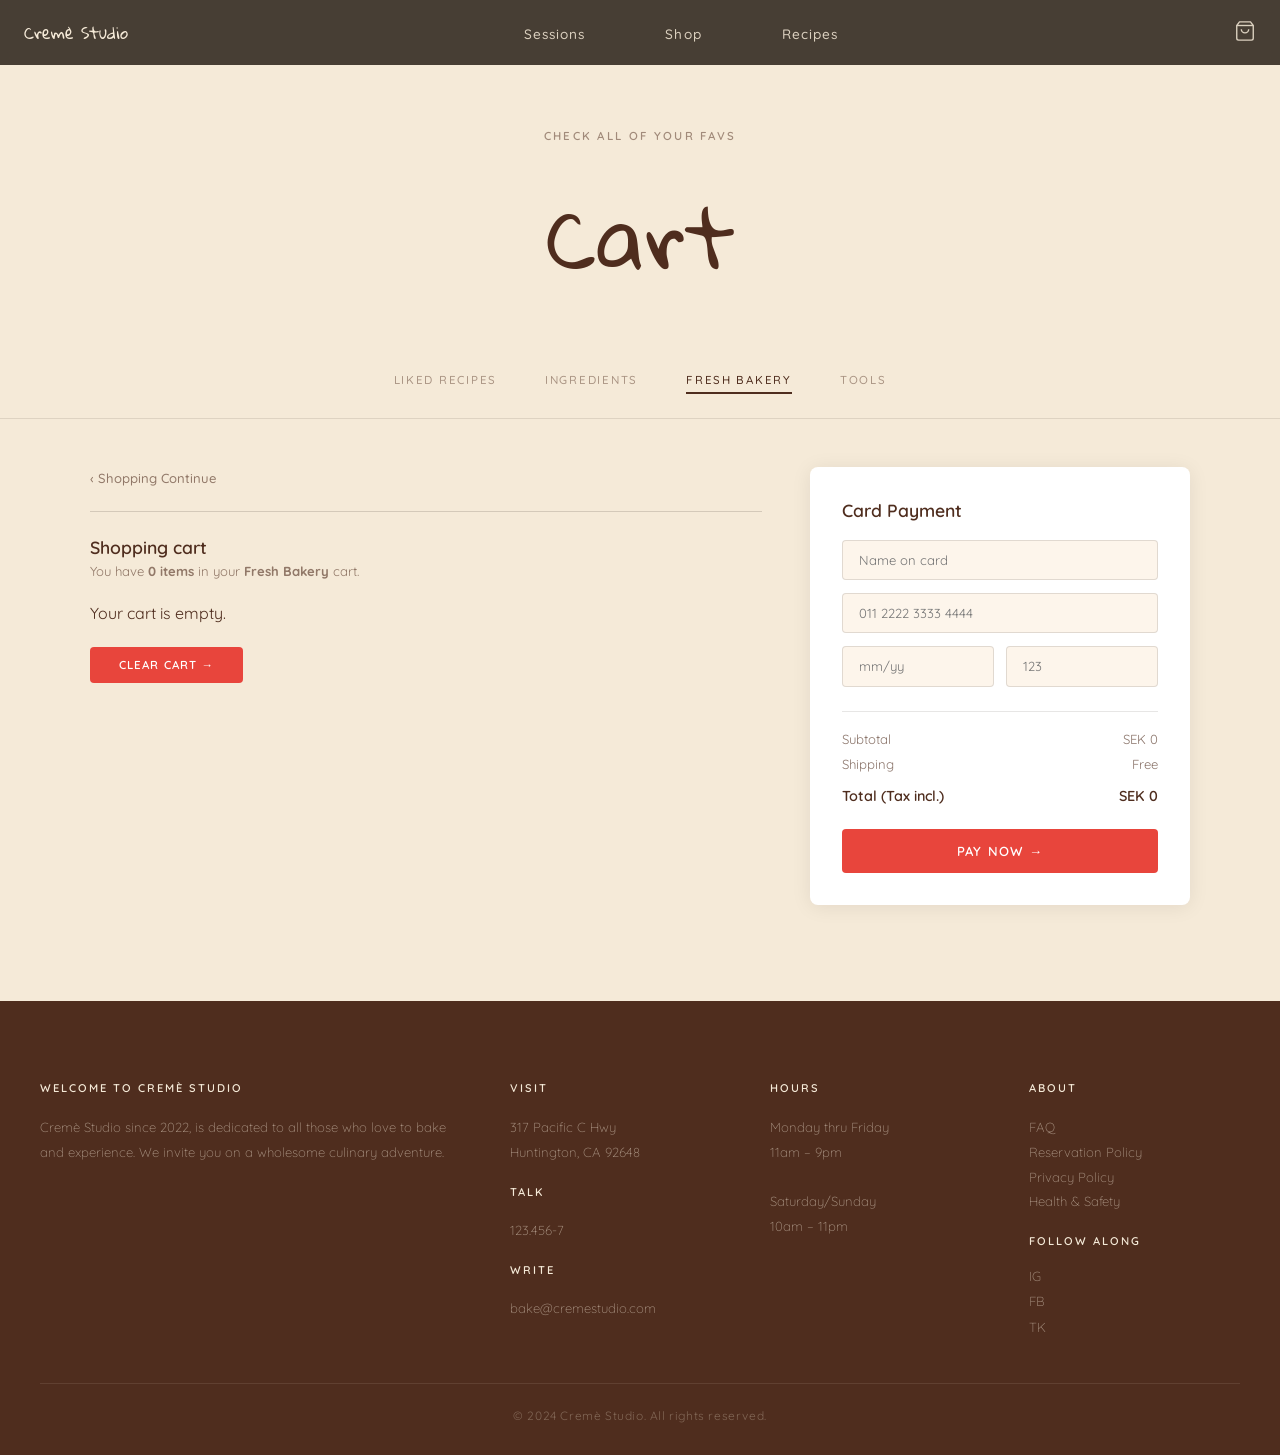
<file: cart.html>
<!DOCTYPE html>
<html lang="en">

<head>
  <meta charset="UTF-8" />
  <meta name="viewport" content="width=device-width, initial-scale=1.0" />

  <title>Cart — Cremè Studio</title>

  <link rel="preconnect" href="https://fonts.googleapis.com" />
  <link rel="preconnect" href="https://fonts.gstatic.com" crossorigin />

  <link href="https://fonts.googleapis.com/css2?family=Gloria+Hallelujah&family=Playfair+Display:ital,wght@0,400;1,400&family=Quicksand:wght@300;400;500;600&display=swap" rel="stylesheet" />

  <link rel="stylesheet" href="styles/main.css" />
  <link rel="stylesheet" href="styles/cart.css" />
</head>

<body>

  <!-- NAVBAR -->
  <nav class="navbar">

    <div class="navbar__logo">
      <a href="index.html">Cremè Studio</a>
    </div>

    <ul class="navbar__links">
      <li><a href="sessions.html">Sessions</a></li>
      <li><a href="shop.html">Shop</a></li>
      <li><a href="recipes.html">Recipes</a></li>
    </ul>

    <a href="cart.html" class="navbar__cart" aria-label="Cart">
      <!-- Cart icon : Claude.ai -->
      <svg width="22" height="22" viewBox="0 0 24 24" fill="none" stroke="currentColor" stroke-width="1.5">
        <path d="M6 2L3 6v14a2 2 0 002 2h14a2 2 0 002-2V6l-3-4z"></path>
        <line x1="3" y1="6" x2="21" y2="6"></line>
        <path d="M16 10a4 4 0 01-8 0"></path>
      </svg>
    </a>

  </nav>

  <!-- CART HERO -->
  <section class="cart-hero">
    <p class="cart-hero__label">Check all of your favs</p>
    <h1 class="cart-hero__title">Cart</h1>
  </section>

  <!-- CART TABS -->
  <div class="cart-tabs">
    <button class="cart-tab" data-tab="liked">Liked Recipes</button>
    <button class="cart-tab" data-tab="ingredients">Ingredients</button>
    <button class="cart-tab cart-tab--active" data-tab="bakery">Fresh Bakery</button>
    <button class="cart-tab" data-tab="tools">Tools</button>
  </div>

  <!-- CART CONTENT -->
  <main class="cart-main">

    <div class="cart-main__inner">

      <!-- LEFT: Shopping cart -->
      <div class="cart-left">

        <a href="shop.html" class="cart-back">&#8249; Shopping Continue</a>

        <hr class="cart-divider" />

        <h2 class="cart-title">Shopping cart</h2>

        <p class="cart-subtitle">
          You have <strong id="cartCount">0 items</strong> in your <strong>Fresh Bakery</strong> cart.
        </p>

        <!-- JS will add cart items here -->
        <div class="cart-items" id="cartItems"></div>

        <button class="cart-clear-btn">
          Clear Cart &#8594;
        </button>

      </div>

      <!-- RIGHT: Card Details -->
      <div class="cart-right">

        <div class="card-details">

          <h3 class="card-details__title">Card Payment</h3>

          <div class="card-details__form">

            <input type="text" placeholder="Name on card" class="card-input" />

            <input type="text" placeholder="011 2222 3333 4444" class="card-input" />

            <div class="card-details__row">
              <input type="text" placeholder="mm/yy" class="card-input" />
              <input type="text" placeholder="123" class="card-input" />
            </div>

          </div>

          <hr class="card-details__divider" />

          <div class="card-details__summary">

            <div class="card-details__row-text">
              <span>Subtotal</span>
              <span id="subtotal">SEK 0</span>
            </div>

            <div class="card-details__row-text">
              <span>Shipping</span>
              <span>Free</span>
            </div>

            <div class="card-details__row-text card-details__total">
              <span>Total (Tax incl.)</span>
              <span id="total">SEK 0</span>
            </div>

          </div>

          <button class="card-details__pay-btn">
            Pay Now &#8594;
          </button>

        </div>

      </div>

    </div>

  </main>

  <!-- FOOTER -->
  <footer class="footer">

    <div class="footer__grid">

      <div class="footer__col">
        <h4 class="footer__heading">Welcome to Cremè Studio</h4>

        <p class="footer__text">
          Cremè Studio since 2022, is dedicated to all those who love to bake and experience.
          We invite you on a wholesome culinary adventure.
        </p>
      </div>

      <div class="footer__col">
        <h4 class="footer__heading">Visit</h4>

        <p class="footer__text">
          317 Pacific C Hwy<br />
          Huntington, CA 92648
        </p>

        <br />

        <h4 class="footer__heading">Talk</h4>
        <p class="footer__text">123.456-7</p>

        <br />

        <h4 class="footer__heading">Write</h4>
        <p class="footer__text">bake@cremestudio.com</p>
      </div>

      <div class="footer__col">
        <h4 class="footer__heading">Hours</h4>

        <p class="footer__text">
          Monday thru Friday<br />
          11am – 9pm<br /><br />
          Saturday/Sunday<br />
          10am – 11pm
        </p>
      </div>

      <div class="footer__col">
        <h4 class="footer__heading">About</h4>

        <p class="footer__text">
          FAQ<br />
          Reservation Policy<br />
          Privacy Policy<br />
          Health & Safety
        </p>

        <br />

        <h4 class="footer__heading">Follow Along</h4>

        <div class="footer__social">
          <a href="#">IG</a>
          <a href="#">FB</a>
          <a href="#">TK</a>
        </div>
      </div>

    </div>

    <div class="footer__bottom">
      <p>© 2024 Cremè Studio. All rights reserved.</p>
    </div>

  </footer>

  <script src="js/cart.js"></script>

</body>
</html>
</file>
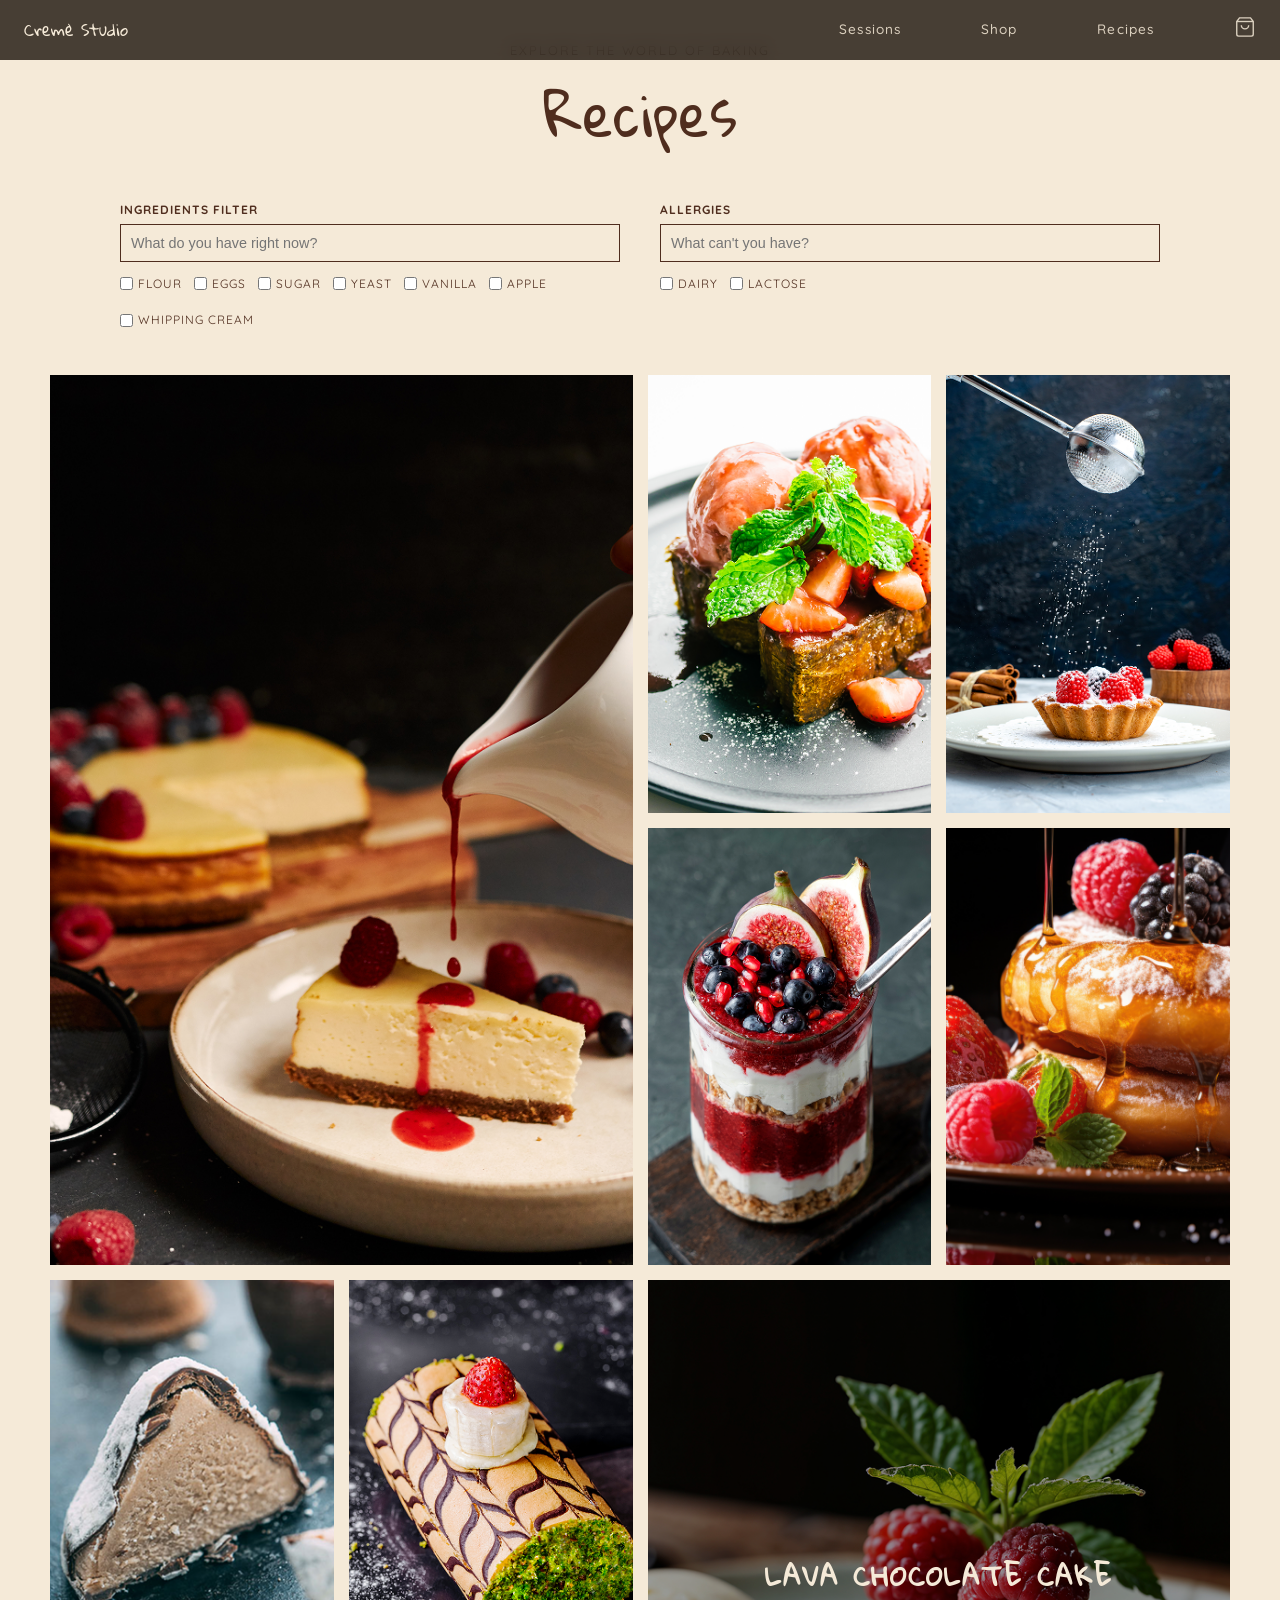
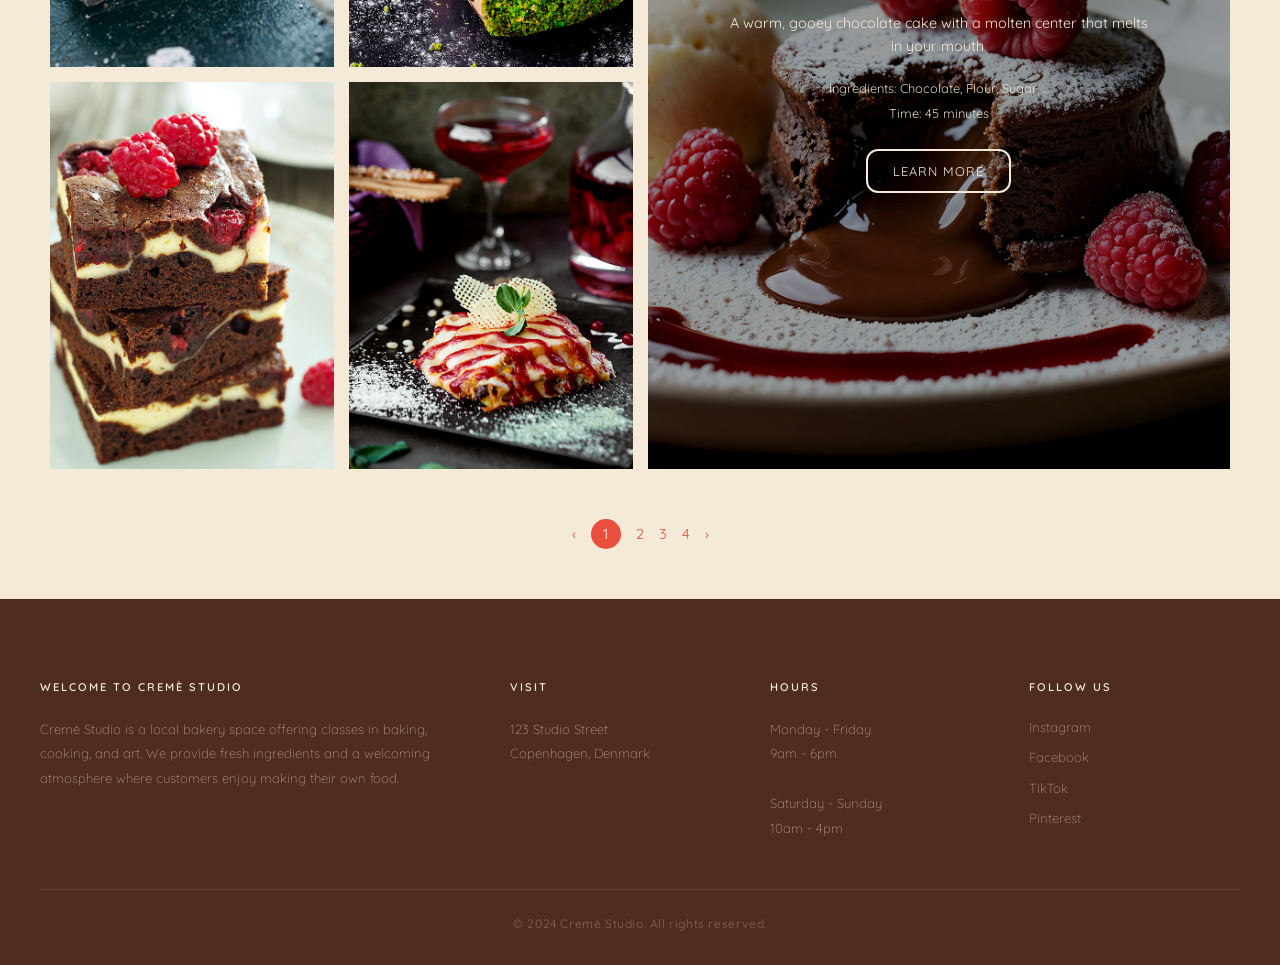
<file: recipes.html>
<!doctype html>
<html lang="en">
  <head>
    <meta charset="UTF-8" />
    <meta name="viewport" content="width=device-width, initial-scale=1.0" />
    <title>Recipes - Cremé Studio</title>
    <link rel="stylesheet" href="styles/main.css" />
    <link rel="stylesheet" href="styles/recipes.css" />
    <link rel="preconnect" href="https://fonts.googleapis.com" />
    <link rel="preconnect" href="https://fonts.gstatic.com" crossorigin />
    <link
      href="https://fonts.googleapis.com/css2?family=Gloria+Hallelujah&family=Quicksand:wght@300..700&display=swap"
      rel="stylesheet"
    />
  </head>

  <body>
    <header>
      <!-- Navigation Bar -->
      <nav class="navbar">
        <div class="navbar__logo">
          <a href="index.html">Cremè Studio</a>
        </div>

        <ul class="navbar__links">
          <li><a href="sessions.html">Sessions</a></li>
          <li><a href="shop.html">Shop</a></li>
          <li><a href="recipes.html">Recipes</a></li>

          <!-- Cart icon-->
          <a href="cart.html" class="navbar__cart" aria-label="Cart">
            <svg
              width="22"
              height="22"
              viewBox="0 0 24 24"
              fill="none"
              stroke="currentColor"
              stroke-width="1.5"
            >
              <path d="M6 2L3 6v14a2 2 0 002 2h14a2 2 0 002-2V6l-3-4z" />
              <line x1="3" y1="6" x2="21" y2="6" />
              <path d="M16 10a4 4 0 01-8 0" />
            </svg>
          </a>
        </ul>
      </nav>
    </header>

    <main>
      <section class="main-section">
        <p class="subtitle">EXPLORE THE WORLD OF BAKING</p>
        <h1 class="main-title">Recipes</h1>
      </section>

      <section class="filters-container">
        <div class="filter-group">
          <label for="ingredient-search">INGREDIENTS FILTER</label>
          <input
            type="text"
            id="ingredient-search"
            placeholder="What do you have right now?"
          />

          <div class="checkbox-group">
            <label
              ><input type="checkbox" name="ingredient" value="flour" />
              Flour</label
            >
            <label
              ><input type="checkbox" name="ingredient" value="eggs" />
              Eggs</label
            >
            <label
              ><input type="checkbox" name="ingredient" value="sugar" />
              Sugar</label
            >
            <label
              ><input type="checkbox" name="ingredient" value="yeast" />
              Yeast</label
            >
            <label
              ><input type="checkbox" name="ingredient" value="vanilla" />
              Vanilla</label
            >
            <label
              ><input type="checkbox" name="ingredient" value="apple" />
              Apple</label
            >
            <label
              ><input
                type="checkbox"
                name="ingredient"
                value="whipping-cream"
              />
              Whipping Cream</label
            >
          </div>
        </div>

        <div class="filter-group">
          <label for="allergy-search">ALLERGIES</label>
          <input
            type="text"
            id="allergy-search"
            placeholder="What can't you have?"
          />

          <div class="checkbox-group">
            <label
              ><input type="checkbox" name="allergy" value="dairy" />
              Dairy</label
            >
            <label
              ><input type="checkbox" name="allergy" value="lactose" />
              Lactose</label
            >
          </div>
        </div>
      </section>

      <section class="recipe-grid">
        <div class="recipe-card large-feature">
          <img
            src="./images/Cheesecake.png"
            alt="Cheesecake with berry syrup pouring"
          />
        </div>

        <div class="recipe-card">
          <img
            src="./images/Strawberry Dessert.png"
            alt="Cake with strawberries and mint."
          />
        </div>
        <div class="recipe-card">
          <img
            src="./images/Raspberry Tartlets.png"
            alt="Raspberry tart with powdered sugar."
          />
        </div>
        <div class="recipe-card">
          <img
            src="./images/Acai Bowl.png"
            alt="Berry Parfait with fresh berries."
          />
        </div>
        <div class="recipe-card">
          <img
            src="./images/Pancakes.png"
            alt="Pancakes with syrup and berries."
          />
        </div>
        <div class="recipe-card">
          <img
            src="./images/Ice Cream Cake.png"
            alt="Chocolate ice cream cake."
          />
        </div>
        <div class="recipe-card">
          <img
            src="./images/Swiss Roll.png"
            alt="Swiss roll with pistachio filling."
          />
        </div>

        <div class="recipe-card large-highlight text-overlay-card">
          <img src="./images/Lava Cake.png" alt="Gooey chocolate cake." />
          <div class="card-overlay">
            <h2>LAVA CHOCOLATE CAKE</h2>
            <p class="description">
              A warm, gooey chocolate cake with a molten center that melts in
              your mouth.
            </p>
            <p class="details">Ingredients: Chocolate, Flour, Sugar, ...</p>
            <p class="time">Time: 45 minutes</p>
            <a href="#" class="btn-learn-more">LEARN MORE</a>
          </div>
        </div>

        <div class="recipe-card">
          <img
            src="./images/Cheesecake Brownies.png"
            alt="Layered brownies with raspberries"
          />
        </div>
        <div class="recipe-card">
          <img src="./images/Cheese Tartlet.png" alt="Cheese tartlet with " />
        </div>
      </section>

      <div class="pagination">
        <a href="#" class="arrow">&lsaquo;</a>
        <a href="#" class="page-number active">1</a>
        <a href="#">2</a>
        <a href="#">3</a>
        <a href="#">4</a>
        <a href="#" class="arrow">&rsaquo;</a>
      </div>
    </main>

    <!-- Footer -->
    <footer class="footer">
      <div class="footer__grid">
        <div class="footer__col">
          <h4 class="footer__heading">Welcome to Cremè Studio</h4>
          <p class="footer__text">
            Cremè Studio is a local bakery space offering classes in baking,
            cooking, and art. We provide fresh ingredients and a welcoming
            atmosphere where customers enjoy making their own food.
          </p>
        </div>

        <div class="footer__col">
          <h4 class="footer__heading">Visit</h4>
          <p class="footer__text">
            123 Studio Street<br />
            Copenhagen, Denmark
          </p>
        </div>

        <div class="footer__col">
          <h4 class="footer__heading">Hours</h4>
          <p class="footer__text">
            Monday - Friday<br />
            9am - 6pm<br /><br />
            Saturday - Sunday<br />
            10am - 4pm
          </p>
        </div>

        <div class="footer__col">
          <h4 class="footer__heading">Follow us</h4>
          <div class="footer__social">
            <a href="#">Instagram</a>
            <a href="#">Facebook</a>
            <a href="#">TikTok</a>
            <a href="#">Pinterest</a>
          </div>
        </div>
      </div>

      <div class="footer__bottom">
        <p>© 2024 Cremè Studio. All rights reserved.</p>
      </div>
    </footer>
  </body>
</html>
</file>
<file: styles/main.css>
@import url('https://fonts.googleapis.com/css2?family=Gloria+Hallelujah&family=Quicksand:wght@300;400;500;600&display=swap');

/* ===== RESET ===== */
*, *::before, *::after {
  box-sizing: border-box;
  margin: 0;
  padding: 0;
}

/* ===== VARIABLES ===== */
:root {
  --color-dark:   #4F2D1E;
  --color-cream:  #f5ead8;
  --color-beige:  #F9E5C7;
  --color-white:  #fdfaf5;
  --color-red: #E94F3C; 
  --font-heading: 'Gloria Hallelujah', cursive;
  --font-body:    'Quicksand', sans-serif;
  --transition:   0.3s ease;
  --font-serif: 'Playfair Display', serif;

}

/* ===== BASE ===== */
body {
  font-family: var(--font-body);
  background: var(--color-white);
  color: var(--color-dark);
}

a {
  text-decoration: none;
  color: inherit;
}

/* ===== NAVBAR ===== */
.navbar {
  position: fixed;
  top: 0; left: 0; right: 0;
  z-index: 100;
  display: flex;
  align-items: center;
  justify-content: space-between;
  padding: 1rem 1.5rem;
  background-color: rgba(26, 16, 8, 0.88);
  opacity: 90%;
  backdrop-filter: blur(8px);
  transition: padding var(--transition), background-color var(--transition);
}

.navbar__logo a {
  font-family: var(--font-heading);
  font-size: 10 rem;
  font-weight: 400;
  color: var(--color-cream);
  
}

.navbar__links {
  display: flex;
  gap: 5rem;
  list-style: none;
}

.navbar__links a {
  font-family: var(--font-body);
  font-size: 0.85rem;
  font-weight: 500;
  letter-spacing: 0.08em;
  color: var(--color-cream);
  opacity: 0.85;
  margin-left: 8 rem; /* chỉnh số này tùy ý */
  align-items: right;
  transition: opacity var(--transition);
}

.navbar__links a:hover {
  opacity: 10;
}

.navbar__cart {
  background: none;
  border: none;
  cursor: pointer;
  color: var(--color-cream);
  opacity: 0.85;
  transition: opacity var(--transition);
}

.navbar__cart:hover {
  opacity: 10;
}

/* ===== HERO ===== */
.hero {
  position: relative;
  width: 100%;
  height: 100vh;
  display: flex;
  align-items: center;
  overflow: hidden;
}

.hero__bg {
  position: absolute;
  inset: 0;
  background-image: url('../images/Hero_Home_1.jpg'); /* ← tên ảnh của bạn */
  background-size: cover;
  background-position: center right;
  filter: brightness(0.75);
}

.hero__title--regular {
  font-family: var(--font-serif); /* đổi từ --font-heading sang --font-serif */
  font-size: clamp(2.5rem, 6vw, 5.5rem);
  font-weight: 400;
  font-kerning: auto;
  color: var(--color-white);
  line-height: 1.2;
}

.hero__title--italic {
  font-family: var(--font-serif); /* đổi từ --font-heading sang --font-serif */
  font-size: clamp(2.5rem, 6vw, 5.5rem);
  font-weight: 400;
  font-style: italic;
  color: var(--color-white);
  line-height: 1.2;
}

.hero::after {
  content: '';
  position: absolute;
  inset: 0;
  background: linear-gradient(
    to right,
    rgba(20, 10, 5, 0.65) 0%,
    rgba(20, 10, 5, 0.1) 70%
  );
}

.hero__content {
  position: relative;
  z-index: 1;
  padding: 0 5vw;
}

.hero__title {
  display: flex;
  flex-direction: column;
  gap: 0.2rem;
  margin-bottom: 2.5rem;
}

.hero__title--regular {
  font-family: var(--font-serif);
  font-size: clamp(2.5rem, 6vw, 5.5rem);
  font-weight: 400;
  font-kerning: 1000;
  color: var(--color-white);
  line-height: 1.2;
}

.hero__title--italic {
  font-family: var(--font-serif);
  font-size: clamp(2.5rem, 6vw, 5.5rem);
  font-weight: 400;
  font-style: italic;
  color: var(--color-white);
  line-height: 1.2;
}

.hero__buttons {
  display: flex;
  flex-direction: column;
  gap: 0.75rem;
  align-items: flex-start;
}

.hero__btn {
  display: inline-block;
  padding: 0.65rem 1.8rem;
  font-family: var(--font-body);
  font-size: 0.72rem;
  font-weight: 600;
  letter-spacing: 0.15em;
  text-transform: uppercase;
  color: var(--color-dark);
  background-color: var(--color-beige);
  border: 1px solid var(--color-beige);
  min-width: 200px;
  width: 280px;
  text-align: center;
  transition: background-color var(--transition), color var(--transition);
}

.hero__btn:hover {
  background-color: transparent;
  color: var(--color-beige);
}

/* ===== ABOUT ===== */
.about {
  display: grid;
  grid-template-columns: 1fr 1fr;
  min-height: 60vh;
}

.about__image {
  overflow: hidden;
  position: relative; /* thêm dòng này */
}

.about__overlay {
  position: absolute;
  inset: 0;
  background-color: rgba(245, 234, 216, 0.4);
  display: flex;
  align-items: center;
  justify-content: center;
  opacity: 0;
  transition: opacity var(--transition);
}

.about__overlay p {
  font-family: var(--font-serif);
  font-size: 1.5rem;
  font-weight: 400;
  color: var(--color-dark);
  text-align: center;
  padding: 1rem;
}

.about__image:hover .about__overlay {
  opacity: 2;
}

.about__image img {
  width: 100%;
  height: 100%;
  object-fit: cover;
}

.about__content {
  display: flex;
  flex-direction: column;
  justify-content: center;
  align-items: center;
  padding: 5rem 4rem;
  background-color: var(--color-white);
}

.about__label {
  font-family: var(--font-body);
  font-size: 1rem;
  font-weight: 600;
  letter-spacing: 0.2em;
  text-transform: uppercase;
  color: var(--color-dark);
  opacity: 0.5;
  margin-bottom: 1rem;
}

.about__title {
  font-family: var(--font-heading);
  font-size: 2.5rem;
  font-weight: 400;
  color: var(--color-dark);
  margin-bottom: 1.5rem;
}

.about__text {
  font-family: var(--font-body);
  font-size: 0.9rem;
  font-weight: 400;
  color: var(--color-dark);
  opacity: 0.75;
  line-height: 1.9;
  text-align: center;
}

/* ===== FEEDBACK ===== */
.feedback {
  background-color: var(--color-cream);
  padding: 6rem 2rem;
  text-align: center;
  overflow: hidden;
}

.feedback__quote {
  font-family: var(--font-body);
  font-size: clamp(1rem, 2vw, 1.3rem);
  font-style: regular;
  font-weight: 400;
  color: var(--color-dark);
  line-height: 1.9;
  margin-bottom: 2rem;
}

.feedback__author {
  font-family: var(--font-heading);
  font-size: 0.8rem;
  font-weight: 600;
  letter-spacing: 0.12em;
  text-transform: uppercase;
  color: var(--color-dark);
  opacity: 0.6;
}

/* ===== BAKE STUDIO ===== */
.bake-studio {
  position: relative;
  width: 100%;
  height: 80vh;
  display: flex;
  align-items: flex-end;
  justify-content: flex-end;
  overflow: hidden;
}

.bake-studio__bg {
  position: absolute;
  inset: 0;
  background-image: url('../images/BakeStudio_Home.jpg');
  background-size: cover;
  background-position: center;
  filter: brightness(0.6);
}

.bake-studio::after {
  content: '';
  position: absolute;
  inset: 0;
  background: linear-gradient(
    to left,
    rgba(10, 5, 2, 0.6) 0%,
    rgba(10, 5, 2, 0.1) 70%
  );
}

.bake-studio__content {
  position: relative;
  z-index: 1;
  text-align: right;
  padding: 3rem 4rem;
}

.bake-studio__title {
  font-family: var(--font-heading);
  font-size: clamp(2.5rem, 6vw, 5rem);
  font-weight: 400;
  color: var(--color-white);
  letter-spacing: 0.05em;
  margin-bottom: 1rem;
}

.bake-studio__sub {
  font-family: var(--font-body);
  font-size: 0.8rem;
  font-weight: 400;
  letter-spacing: 0.1em;
  text-transform: uppercase;
  color: var(--color-cream);
  opacity: 0.75;
  max-width: 350px;
  margin-left: auto;
  margin-bottom: 1.5rem;
  line-height: 1.8;
}

.bake-studio__btn {
  align-items: left;
  display: inline-block;
  padding: 0.65rem 2rem;
  font-family: var(--font-body);
  font-size: 0.72rem;
  font-weight: 600;
  letter-spacing: 0.15em;
  text-transform: uppercase;
  color: var(--color-dark);
  background-color: var(--color-beige);
  border: 1px solid var(--color-beige);
  transition: background-color var(--transition), color var(--transition);
}

.bake-studio__btn:hover {
  background-color: transparent;
  color: var(--color-beige);
}



/* ===== FOOTER ===== */
.footer {
  background-color: var(--color-dark);
  padding: 5rem 2.5rem 2rem;
}

.footer__grid {
  max-width: 1200px;
  margin: 0 auto;
  display: grid;
  grid-template-columns: 2fr 1fr 1fr 1fr;
  gap: 3rem;
  padding-bottom: 3rem;
  border-bottom: 1px solid rgba(245, 234, 216, 0.1);
}

.footer__heading {
  font-family: var(--font-body);
  font-size: 0.7rem;
  font-weight: 600;
  letter-spacing: 0.18em;
  text-transform: uppercase;
  color: var(--color-cream);
  margin-bottom: 1.2rem;
}

.footer__text {
  font-family: var(--font-body);
  font-size: 0.82rem;
  font-weight: 300;
  color: rgba(245, 234, 216, 0.55);
  line-height: 1.9;
}

.footer__social {
  display: flex;
  flex-direction: column;
  gap: 0.6rem;
}

.footer__social a {
  font-family: var(--font-body);
  font-size: 0.82rem;
  font-weight: 300;
  color: rgba(245, 234, 216, 0.55);
  transition: color var(--transition);
}

.footer__social a:hover {
  color: var(--color-cream);
}

.footer__bottom {
  max-width: 1200px;
  margin: 0 auto;
  padding-top: 1.5rem;
  text-align: center;
}

.footer__bottom p {
  font-family: var(--font-body);
  font-size: 0.75rem;
  color: rgba(245, 234, 216, 0.3);
  letter-spacing: 0.05em;
}

/* ===== SESSIONS & CAFE ===== */
.sessions-cafe {
  background-color: var(--color-dark);
  padding: 0;
}

.sessions-cafe__grid {
  display: grid;
  grid-template-columns: 1fr 0.6fr 1fr;
  height: 70vh;
}

.sessions-cafe__img {
  position: relative;
  overflow: hidden;
}

.sessions-cafe__img img {
  width: 100%;
  height: 100%;
  object-fit: cover;
  transition: transform 0.5s ease;
}

.sessions-cafe__img:hover img {
  transform: scale(1.04);
}

.sessions-cafe__img-label {
  position: absolute;
  bottom: 1.5rem;
  left: 0;
  right: 0;
  text-align: center; /* căn giữa */
  color: var(--color-cream);
}

.sessions-cafe__img--right .sessions-cafe__img-label {
  left: 0;
  right: 0;
  text-align: center; /* căn giữa */
}

.sessions-cafe__img-label p {
  font-family: var(--font-heading);
  font-size: 1.1rem; /* to hơn */
  font-weight: 600;
  letter-spacing: 0.05em;
  margin-bottom: 0.6rem;
}

.sessions-cafe__img-label a {
  font-family: var(--font-body);
  font-size: 0.75rem; /* to hơn chút */
  font-weight: 600;
  letter-spacing: 0.15em;
  text-transform: uppercase;
  color: var(--color-cream);
  border-bottom: 1px solid var(--color-cream);
  padding-bottom: 2px;
  transition: opacity var(--transition);
}

/* Card giữa */
.sessions-cafe__card {
  background-color: #3d2010;
  display: flex;
  flex-direction: column;
  justify-content: center;
  align-items: center;
  text-align: center;
  padding: 2.5rem 2rem;
  gap: 1rem;
}

.sessions-cafe__card-label {
  font-family: var(--font-body);
  font-size: 0.68rem;
  font-weight: 600;
  letter-spacing: 0.2em;
  text-transform: uppercase;
  color: var(--color-cream);
  opacity: 0.6;
  margin-bottom: 1rem;
}

.sessions-cafe__hours p {
  font-family: var(--font-body);
  font-size: 0.8rem;
  color: var(--color-cream);
  opacity: 0.7;
  line-height: 1.6;
}

.sessions-cafe__time {
  font-family: var(--font-serif);
  font-size: 1.1rem !important;
  opacity: 1 !important;
  color: var(--color-cream) !important;
  font-style: regular;
}

/* ===== GALLERY ===== */
.gallery {
  background-color: var(--color-dark);
  padding: 1rem;
}

.gallery__grid {
  display: grid;
  grid-template-columns: repeat(3, 1fr);
  grid-template-rows: repeat(2, 280px);
  gap: 0.5rem;
}

.gallery__item {
  overflow: hidden;
}

.gallery__item img {
  width: 100%;
  height: 100%;
  object-fit: cover;
  transition: transform 0.5s ease;
}

.gallery__item:hover img {
  transform: scale(1.05);
}

.gallery__item--tall {
  grid-row: span 2;
}

.gallery__item--wide {
  grid-column: span 2;
}

/* Gallery overlay */
.gallery__item {
  overflow: hidden;
  position: relative;
}

.gallery__overlay {
  position: absolute;
  bottom: 0;
  left: 0;
  right: 0;
  height: 50%;
  background: rgba(26, 16, 8, 0.82);
  display: flex;
  flex-direction: column;
  justify-content: center;
  padding: 1.5rem;
  gap: 0.5rem;

  /* Animation trồi từ dưới lên */
  transform: translateY(100%);
  transition: transform 0.45s ease;
}

.gallery__item:hover .gallery__overlay {
  transform: translateY(0);
}

.gallery__dish {
  font-family: var(--font-serif);
  font-size: 1rem;
  font-weight: 400;
  font-style: regular;
  color: var(--color-cream);
}

.gallery__meta {
  font-family: var(--font-body);
  font-size: 0.72rem;
  font-weight: 500;
  letter-spacing: 0.08em;
  color: var(--color-cream);
  opacity: 0.65;
}

.gallery__desc {
  font-family: var(--font-body);
  font-size: 0.75rem;
  font-weight: 300;
  color: var(--color-cream);
  opacity: 0.8;
  line-height: 1.6;
}

.gallery__btn {
  display: inline-block;
  margin-top: 0.3rem;
  padding: 0.45rem 1.2rem;
  font-family: var(--font-body);
  font-size: 0.65rem;
  font-weight: 600;
  letter-spacing: 0.15em;
  text-transform: uppercase;
  color: var(--color-dark);
  background-color: var(--color-beige);
  border: 1px solid var(--color-beige);
  width: fit-content;
  transition: background var(--transition), color var(--transition);
}

.gallery__btn:hover {
  background: transparent;
  color: var(--color-beige);
}

/* ===== RESPONSIVE: TABLET ===== */
@media (max-width: 1024px) {
  .navbar__links {
    gap: 2rem;
  }

  .about {
    grid-template-columns: 1fr;
  }

  .sessions-cafe__grid {
    grid-template-columns: 1fr;
    height: auto;
  }

  .gallery__grid {
    grid-template-columns: repeat(2, 1fr);
  }

  .footer__grid {
    grid-template-columns: 1fr 1fr;
  }
}

/* ===== RESPONSIVE: MOBILE ===== */
@media (max-width: 768px) {
  .navbar {
    padding: 0.8rem 1rem;
  }

  .navbar__links {
    gap: 1rem;
    font-size: 0.75rem;
  }

  .hero__content {
    padding: 0 1.5rem;
  }

  .hero__btn {
    width: 100%;
    min-width: unset;
  }

  .about__content {
    padding: 3rem 1.5rem;
  }

  .gallery__grid {
    grid-template-columns: 1fr;
    grid-template-rows: auto;
  }

  .gallery__item,
  .gallery__item--tall,
  .gallery__item--wide {
    grid-column: auto;
    grid-row: auto;
    height: 260px;
  }

  .footer__grid {
    grid-template-columns: 1fr;
  }
}

/* ===== RESPONSIVE: SMALL MOBILE ===== */
@media (max-width: 480px) {
  .navbar__links {
    display: none;
  }

  .hero {
    height: 85vh;
  }

  .hero__title--regular,
  .hero__title--italic {
    font-size: 2.4rem;
  }

  .bake-studio__content {
    padding: 2rem 1.5rem;
    text-align: left;
  }

  .bake-studio__sub {
    margin-left: 0;
  }

  .sessions-cafe__card {
    padding: 2rem 1.2rem;
  }
}
</file>
<file: styles/cart.css>
/* ===== CART PAGE ===== */
body {
  background-color: var(--color-cream);
}

/* ===== HERO ===== */
.cart-hero {
  padding: 8rem 2rem 2rem;
  text-align: center;
  background-color: var(--color-cream);
}

.cart-hero__label {
  font-family: var(--font-body);
  font-size: 0.72rem;
  font-weight: 600;
  letter-spacing: 0.2em;
  text-transform: uppercase;
  color: var(--color-dark);
  opacity: 0.5;
  margin-bottom: 0.8rem;
}

.cart-hero__title {
  font-family: var(--font-heading);
  font-size: clamp(3rem, 7vw, 5rem);
  font-weight: 400;
  color: var(--color-dark);
}

/* ===== TABS ===== */
.cart-tabs {
  display: flex;
  justify-content: center;
  gap: 3rem;
  padding: 1.5rem 2rem;
  background-color: var(--color-cream);
  border-bottom: 1px solid rgba(26, 16, 8, 0.1);
}

.cart-tab {
  font-family: var(--font-body);
  font-size: 0.72rem;
  font-weight: 500;
  letter-spacing: 0.15em;
  text-transform: uppercase;
  color: var(--color-dark);
  opacity: 0.45;
  background: none;
  border: none;
  border-bottom: 2px solid transparent;
  cursor: pointer;
  padding-bottom: 0.3rem;
  transition: opacity var(--transition);
}

.cart-tab:hover {
  opacity: 0.8;
}

.cart-tab--active {
  opacity: 1;
  border-bottom: 2px solid var(--color-dark);
}

/* ===== MAIN LAYOUT ===== */
.cart-main {
  background-color: var(--color-cream);
  padding: 3rem 2rem 6rem;
}

.cart-main__inner {
  max-width: 1100px;
  margin: 0 auto;
  display: grid;
  grid-template-columns: 1fr 380px;
  gap: 3rem;
  align-items: start;
}

/* ===== LEFT SIDE ===== */
.cart-back {
  display: inline-block;
  font-family: var(--font-body);
  font-size: 0.82rem;
  font-weight: 500;
  color: var(--color-dark);
  opacity: 0.6;
  margin-bottom: 0.8rem;
  transition: opacity var(--transition);
}

.cart-back:hover {
  opacity: 1;
}

.cart-divider {
  border: none;
  border-top: 1px solid rgba(26, 16, 8, 0.15);
  margin: 0.8rem 0 1.5rem;
}

.cart-title {
  font-family: var(--font-body);
  font-size: 1.1rem;
  font-weight: 600;
  color: var(--color-dark);
  margin-bottom: 0.3rem;
}

.cart-subtitle {
  font-family: var(--font-body);
  font-size: 0.82rem;
  color: var(--color-dark);
  opacity: 0.6;
  margin-bottom: 1.5rem;
}

/* ===== CART ITEMS ===== */
.cart-items {
  display: flex;
  flex-direction: column;
  gap: 0.8rem;
}

.cart-item {
  display: flex;
  align-items: center;
  gap: 1rem;
  background: rgba(255, 255, 255, 0.6);
  padding: 1rem 1.2rem;
  border-radius: 4px;
  transition: opacity 0.3s ease;
}

.cart-item__img {
  width: 60px;
  height: 60px;
  background: var(--color-beige);
  flex-shrink: 0;
  overflow: hidden;
  border-radius: 2px;
}

.cart-item__img img {
  width: 100%;
  height: 100%;
  object-fit: cover;
}

.cart-item__info {
  flex: 1;
}

.cart-item__name {
  font-family: var(--font-body);
  font-size: 0.9rem;
  font-weight: 600;
  color: var(--color-dark);
  margin-bottom: 0.2rem;
}

.cart-item__desc {
  font-family: var(--font-body);
  font-size: 0.78rem;
  color: var(--color-dark);
  opacity: 0.55;
}

/* Quantity */
.cart-item__qty {
  display: flex;
  flex-direction: column;
  align-items: center;
  gap: 0;
}

.qty-btn {
  background: none;
  border: none;
  cursor: pointer;
  font-size: 1.1rem;
  color: var(--color-dark);
  opacity: 0.4;
  line-height: 1;
  transition: opacity var(--transition);
  padding: 0;
}

.qty-btn:hover {
  opacity: 1;
}

.qty-value {
  font-family: var(--font-body);
  font-size: 0.9rem;
  font-weight: 600;
  color: var(--color-dark);
  min-width: 20px;
  text-align: center;
}

/* Price */
.cart-item__price {
  font-family: var(--font-body);
  font-size: 0.9rem;
  font-weight: 600;
  color: var(--color-dark);
  min-width: 70px;
  text-align: right;
}

/* Delete */
.cart-item__delete {
  background: none;
  border: none;
  cursor: pointer;
  color: var(--color-dark);
  opacity: 0.3;
  transition: opacity var(--transition);
  padding: 0.2rem;
}

.cart-item__delete:hover {
  opacity: 0.8;
}

/* Clear cart */
.cart-clear-btn {
  margin-top: 1.5rem;
  padding: 0.65rem 1.8rem;
  font-family: var(--font-body);
  font-size: 0.72rem;
  font-weight: 600;
  letter-spacing: 0.1em;
  text-transform: uppercase;
  color: #fff;
  background-color: #E8453C;
  border: none;
  border-radius: 4px;
  cursor: pointer;
  transition: background var(--transition);
}

.cart-clear-btn:hover {
  background-color: #c73b33;
}

/* ===== RIGHT SIDE — CARD DETAILS ===== */
.card-details {
  background: #fff;
  padding: 2rem;
  border-radius: 8px;
  box-shadow: 0 2px 20px rgba(26, 16, 8, 0.08);
}

.card-details__title {
  font-family: var(--font-body);
  font-size: 1.1rem;
  font-weight: 600;
  color: var(--color-dark);
  margin-bottom: 1.2rem;
}

.card-details__label {
  font-family: var(--font-body);
  font-size: 0.75rem;
  color: var(--color-dark);
  opacity: 0.55;
  margin-bottom: 0.6rem;
}

.card-details__types {
  display: flex;
  gap: 0.8rem;
  align-items: center;
  margin-bottom: 1.5rem;
}

.card-details__types img {
  height: 28px;
  width: auto;
  object-fit: contain;
}

/* Form */
.card-details__form {
  display: flex;
  flex-direction: column;
  gap: 0.8rem;
  margin-bottom: 1.5rem;
}

.card-input {
  width: 100%;
  padding: 0.7rem 1rem;
  font-family: var(--font-body);
  font-size: 0.82rem;
  color: var(--color-dark);
  background-color: #fdf5eb;
  border: 1px solid rgba(26, 16, 8, 0.12);
  border-radius: 4px;
  outline: none;
  transition: border-color var(--transition);
}

.card-input:focus {
  border-color: #E8453C;
}

.card-details__row {
  display: grid;
  grid-template-columns: 1fr 1fr;
  gap: 0.8rem;
}

.card-details__divider {
  border: none;
  border-top: 1px solid rgba(26, 16, 8, 0.1);
  margin: 1.2rem 0;
}

/* Summary */
.card-details__summary {
  display: flex;
  flex-direction: column;
  gap: 0.6rem;
  margin-bottom: 1.5rem;
}

.card-details__row-text {
  display: flex;
  justify-content: space-between;
  font-family: var(--font-body);
  font-size: 0.82rem;
  color: var(--color-dark);
  opacity: 0.65;
}

.card-details__total {
  opacity: 1;
  font-weight: 600;
  font-size: 0.9rem;
  margin-top: 0.3rem;
}

/* Pay button */
.card-details__pay-btn {
  width: 100%;
  padding: 0.9rem;
  font-family: var(--font-body);
  font-size: 0.82rem;
  font-weight: 600;
  letter-spacing: 0.1em;
  text-transform: uppercase;
  color: #fff;
  background-color: #E8453C;
  border: none;
  border-radius: 4px;
  cursor: pointer;
  transition: background var(--transition);
}

.card-details__pay-btn:hover {
  background-color: #c73b33;
}

/* ===== RESPONSIVE: CART - LAPTOP ===== */
@media (max-width: 1200px) {
  .cart-main__inner {
    max-width: 960px;
    grid-template-columns: 1fr 340px;
    gap: 2rem;
  }
}

/* ===== RESPONSIVE: CART - TABLET ===== */
@media (max-width: 900px) {
  .cart-main__inner {
    grid-template-columns: 1fr;
  }

  .card-details {
    max-width: 100%;
  }

  .cart-tabs {
    gap: 1.5rem;
    flex-wrap: wrap;
  }

  .cart-main {
    padding: 2.5rem 1.5rem 5rem;
  }
}

/* ===== RESPONSIVE: CART - MOBILE ===== */
@media (max-width: 600px) {
  .cart-hero {
    padding: 6.5rem 1rem 1.5rem;
  }

  .cart-tabs {
    gap: 1rem;
    padding: 1rem;
  }

  .cart-tab {
    font-size: 0.65rem;
  }

  .cart-main {
    padding: 2rem 1rem 4rem;
  }

  .cart-item {
    align-items: flex-start;
    flex-wrap: wrap;
    gap: 0.8rem;
    padding: 1rem;
  }

  .cart-item__info {
    flex: 1 1 calc(100% - 80px);
  }

  .cart-item__qty {
    flex-direction: row;
    gap: 0.7rem;
    order: 3;
  }

  .cart-item__price {
    min-width: auto;
    text-align: left;
    order: 4;
  }

  .cart-item__delete {
    margin-left: auto;
    order: 5;
  }

  .card-details {
    padding: 1.5rem;
  }

  .card-details__row {
    grid-template-columns: 1fr;
  }
}
</file>
<file: styles/recipes.css>
@import "main.css";

/* === Presets and Variables === */
* {
  box-sizing: border-box;
  margin: 0;
  padding: 0;
}

:root {
  --accent-red: #e94f3c;
}

body {
  background-color: var(--color-cream);
  color: var(--color-dark);
  font-family: var(--font-body);
  line-height: 1.6;
}

/* === Main Section === */
.main-section {
  text-align: center;
  padding: 40px 20px 20px;
}

.main-section .subtitle {
  font-size: 0.8rem;
  letter-spacing: 2px;
  color: var(--color-dark);
}

.main-section .main-title {
  font-family: var(--font-heading);
  font-size: 3.5rem;
  font-weight: 400;
  margin-top: 10px;
}

/* === Filter Section === */
.filters-container {
  display: flex;
  justify-content: center;
  gap: 40px;
  padding: 20px 50px 40px;
  max-width: 1200px;
  margin: 0 auto;
}

.filter-group {
  flex: 1;
  max-width: 500px;
}

.filter-group label {
  display: block;
  font-size: 0.75rem;
  font-weight: bold;
  letter-spacing: 1px;
  margin-bottom: 5px;
}

.filter-group input[type="text"] {
  width: 100%;
  padding: 10px;
  border: 1px solid var(--color-dark);
  background-color: var(--color-cream);
  font-size: 0.9rem;
  margin-bottom: 12px;
}

.checkbox-group {
  display: flex;
  flex-wrap: wrap;
  gap: 12px;
}

.checkbox-group label {
  font-size: 0.75rem;
  text-transform: uppercase;
  display: flex;
  align-items: center;
  gap: 5px;
  font-weight: normal;
}

/* === Recipe Section === */
.recipe-grid {
  display: grid;
  grid-template-columns: repeat(4, 1fr);
  grid-auto-flow: dense;
  gap: 15px;
  padding: 0 50px;
  max-width: 1400px;
  margin: 0 auto;
}

.recipe-card {
  position: relative;
  overflow: hidden;
  background: #f9e5c7;
}

.recipe-card img {
  width: 100%;
  height: 100%;
  object-fit: cover;
  display: block;
}

/* === Grid === */
.large-feature {
  grid-column: span 2;
  grid-row: span 2;
}

.large-highlight {
  grid-column: span 2;
  grid-row: span 2;
}

/* === Lava Cake Styling === */
.text-overlay-card {
  position: relative;
  color: var(--color-cream);
}

.text-overlay-card::before {
  content: "";
  position: absolute;
  top: 0;
  left: 0;
  right: 0;
  bottom: 0;
  background: rgba(0, 0, 0, 0.4); /* Dark overlay to read text */
}

.card-overlay {
  position: absolute;
  top: 0;
  left: 0;
  right: 0;
  bottom: 0;
  display: flex;
  flex-direction: column;
  justify-content: center;
  align-items: center;
  text-align: center;
  padding: 30px;
}

.card-overlay h2 {
  font-size: 1.6rem;
  letter-spacing: 2px;
  margin-bottom: 15px;
  font-family: var(--font-heading);
}

.card-overlay .description {
  font-size: 0.9rem;
  font-style: var(--font-body);
  margin-bottom: 20px;
  max-width: 80%;
}

.card-overlay .details,
.card-overlay .time {
  font-size: 0.8rem;
  opacity: 0.9;
  margin-bottom: 5px;
}

.btn-learn-more {
  margin-top: 20px;
  padding: 10px 25px;
  border: 2px solid var(--color-cream);
  border-radius: 12px;
  color: var(--color-cream);
  text-decoration: none;
  font-size: 0.8rem;
  letter-spacing: 1px;
  transition: background 0.3s;
}

.btn-learn-more:hover {
  background-color: rgba(255, 255, 255, 0.2);
}

/* === Pagination Styling === */
.pagination {
  display: flex;
  justify-content: center;
  align-items: center;
  gap: 15px;
  padding: 50px 0;
}

.pagination a {
  text-decoration: none;
  color: var(--accent-red);
  font-size: 0.9rem;
}

.pagination .page-number.active {
  background-color: var(--accent-red);
  color: var(--color-white);
  width: 30px;
  height: 30px;
  border-radius: 50%;
  display: flex;
  justify-content: center;
  align-items: center;
}
</file>
